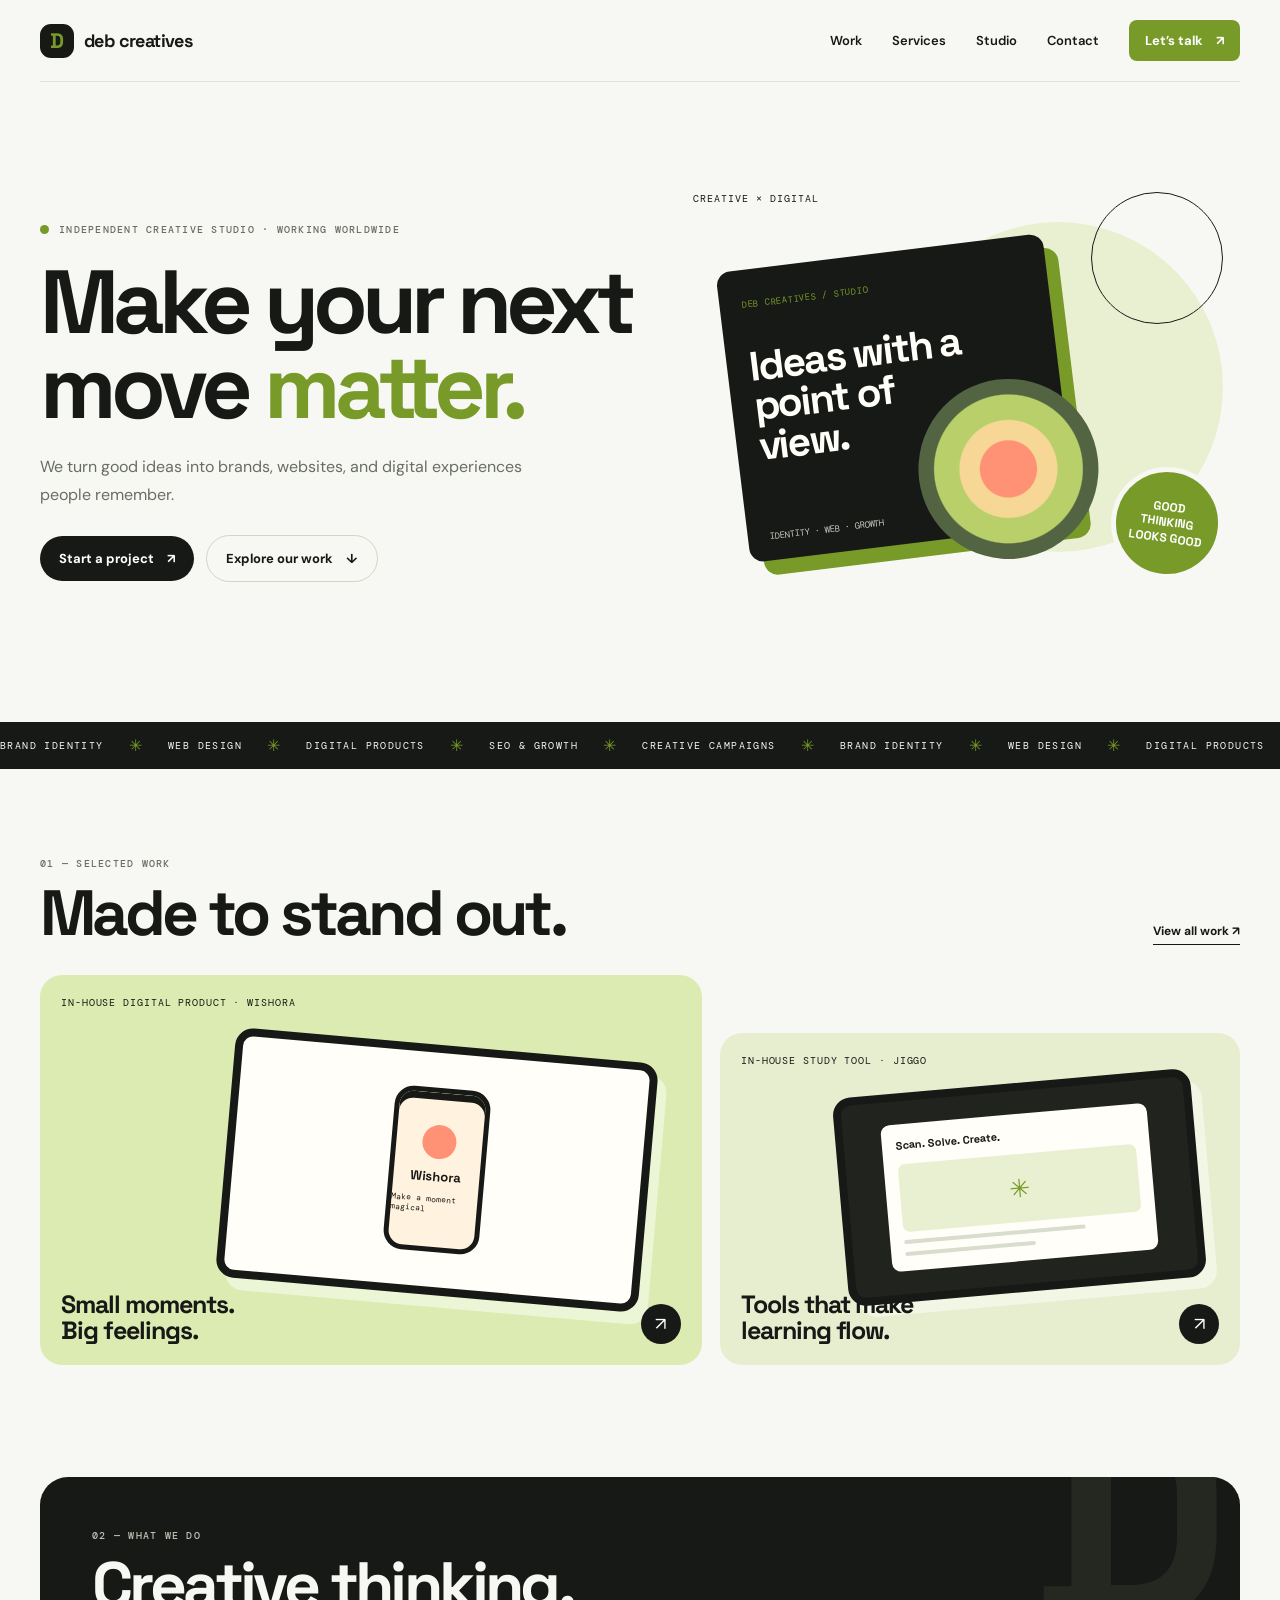
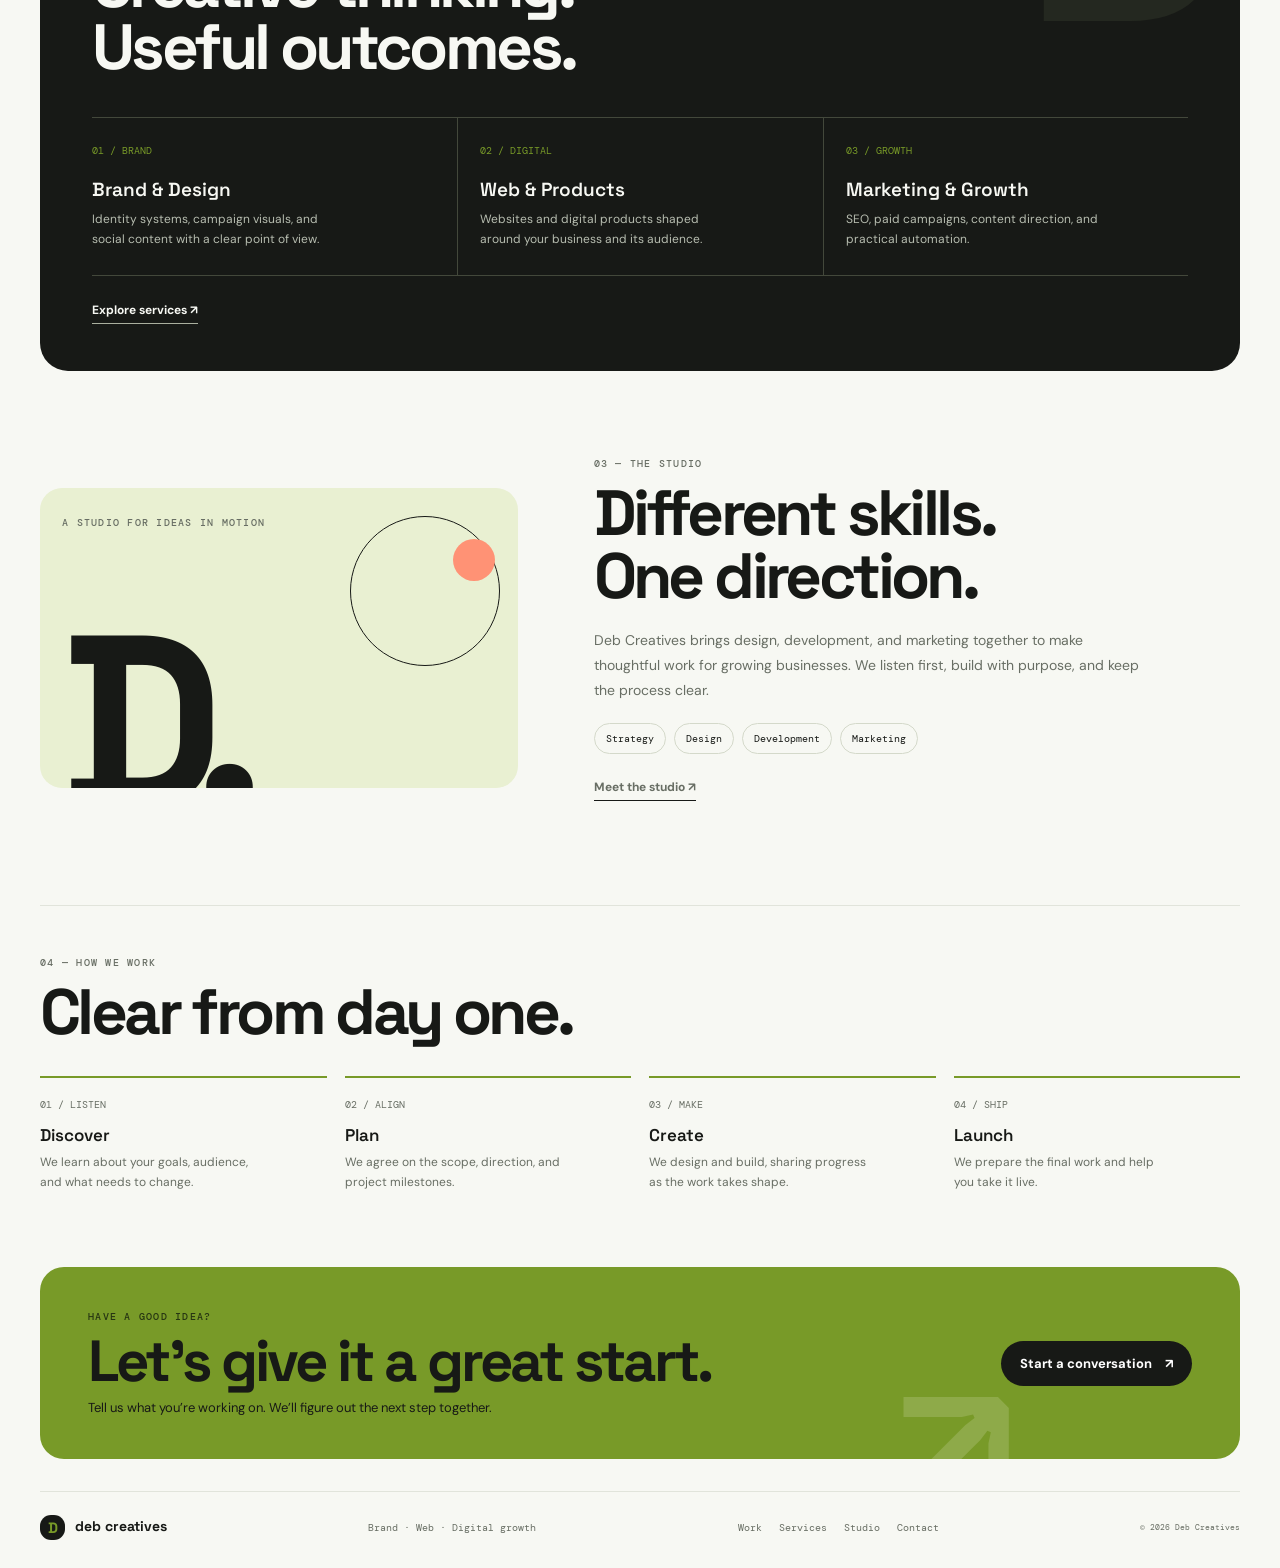
<file: index.html>
<!doctype html><html lang="en"><head><meta charset="utf-8"><meta name="viewport" content="width=device-width,initial-scale=1"><meta name="theme-color" content="#f7f8f3"><link rel="icon" type="image/svg+xml" href="assets/favicon.svg"><meta name="description" content="Deb Creatives helps businesses worldwide with brand identity, websites, digital products, marketing, and automation."><title>Creative studio for brands and digital work | Deb Creatives</title><link rel="stylesheet" href="assets/css/styles.css"></head><body><header class="wrap topbar"><a class="logo" href="index.html" aria-label="Deb Creatives home"><span class="logo-mark">D</span> deb creatives</a><button class="menu-button" aria-label="Open navigation" aria-expanded="false">☰</button><nav class="nav"><a href="work.html">Work</a><a href="services.html">Services</a><a href="studio.html">Studio</a><a href="contact.html">Contact</a><a class="nav-cta" href="contact.html">Let’s talk <span>↗</span></a></nav></header><main>
<section class="wrap hero"><div><div class="eyebrow">Independent creative studio · Working worldwide</div><h1>Make your next<br>move <em>matter.</em></h1><p class="hero-copy">We turn good ideas into brands, websites, and digital experiences people remember.</p><div class="actions"><a class="button" href="contact.html">Start a project <span>↗</span></a><a class="button light" href="work.html">Explore our work <span>↓</span></a></div></div><div class="hero-art" aria-label="Deb Creatives studio artwork"><span class="art-label">CREATIVE × DIGITAL</span><div class="poster"><small>DEB CREATIVES / STUDIO</small><strong>Ideas with a point of view.</strong><span class="poster-foot">IDENTITY · WEB · GROWTH</span><div class="poster-orb"></div></div><div class="sticker">GOOD<br>THINKING<br>LOOKS GOOD</div></div></section>
<div class="ticker" aria-hidden="true"><div class="ticker-track"><span>BRAND IDENTITY</span><i>✳</i><span>WEB DESIGN</span><i>✳</i><span>DIGITAL PRODUCTS</span><i>✳</i><span>SEO & GROWTH</span><i>✳</i><span>CREATIVE CAMPAIGNS</span><i>✳</i><span>BRAND IDENTITY</span><i>✳</i><span>WEB DESIGN</span><i>✳</i><span>DIGITAL PRODUCTS</span><i>✳</i><span>SEO & GROWTH</span><i>✳</i><span>CREATIVE CAMPAIGNS</span><i>✳</i></div></div>
<section class="wrap section"><div class="section-head"><div><div class="kicker">01 — Selected work</div><h2 class="section-title">Made to stand out.</h2></div><a class="text-link" href="work.html">View all work ↗</a></div><div class="work-grid"><a class="project-card wishora" href="work.html#wishora"><span class="project-meta">In-house digital product · Wishora</span><div class="project-art"><div class="phone">Wishora<small>Make a moment magical</small></div></div><div class="project-bottom"><h3>Small moments.<br>Big feelings.</h3><span class="round-arrow">↗</span></div></a><a class="project-card jiggo" href="work.html#jiggo"><span class="project-meta">In-house study tool · Jiggo</span><div class="project-art"><div class="app-ui"><b>Scan. Solve. Create.</b><div class="scan">✳</div><div class="line"></div><div class="line" style="width:55%"></div></div></div><div class="project-bottom"><h3>Tools that make<br>learning flow.</h3><span class="round-arrow">↗</span></div></a></div></section>
<section class="wrap services-band"><div class="kicker">02 — What we do</div><h2 class="section-title">Creative thinking.<br>Useful outcomes.</h2><div class="service-grid"><article class="service-card"><span class="service-num">01 / BRAND</span><h3>Brand & Design</h3><p>Identity systems, campaign visuals, and social content with a clear point of view.</p></article><article class="service-card"><span class="service-num">02 / DIGITAL</span><h3>Web & Products</h3><p>Websites and digital products shaped around your business and its audience.</p></article><article class="service-card"><span class="service-num">03 / GROWTH</span><h3>Marketing & Growth</h3><p>SEO, paid campaigns, content direction, and practical automation.</p></article></div><p style="margin:22px 0 0;position:relative;z-index:1"><a class="text-link" href="services.html" style="color:var(--paper);border-color:#aab09f">Explore services ↗</a></p></section>
<section class="wrap about-strip"><div class="about-art"><span class="kicker">A studio for ideas in motion</span><div class="big-d">D.</div><div class="orbit"></div></div><div class="about-copy"><div class="kicker">03 — The studio</div><h2 class="section-title">Different skills.<br>One direction.</h2><p>Deb Creatives brings design, development, and marketing together to make thoughtful work for growing businesses. We listen first, build with purpose, and keep the process clear.</p><div class="chips"><span class="chip">Strategy</span><span class="chip">Design</span><span class="chip">Development</span><span class="chip">Marketing</span></div><p style="margin-top:20px"><a class="text-link" href="studio.html">Meet the studio ↗</a></p></div></section>
<section class="wrap steps"><div class="kicker">04 — How we work</div><h2 class="section-title">Clear from day one.</h2><div class="steps-grid"><article class="step"><span>01 / LISTEN</span><h3>Discover</h3><p>We learn about your goals, audience, and what needs to change.</p></article><article class="step"><span>02 / ALIGN</span><h3>Plan</h3><p>We agree on the scope, direction, and project milestones.</p></article><article class="step"><span>03 / MAKE</span><h3>Create</h3><p>We design and build, sharing progress as the work takes shape.</p></article><article class="step"><span>04 / SHIP</span><h3>Launch</h3><p>We prepare the final work and help you take it live.</p></article></div></section>
<section class="wrap cta-band"><div><div class="kicker">Have a good idea?</div><h2>Let’s give it a great start.</h2><p>Tell us what you’re working on. We’ll figure out the next step together.</p></div><a class="button" href="contact.html">Start a conversation <span>↗</span></a></section>
</main><footer class="wrap footer"><a class="footer-brand" href="index.html"><span class="logo-mark">D</span> deb creatives</a><span>Brand · Web · Digital growth</span><div class="footer-links"><a href="work.html">Work</a><a href="services.html">Services</a><a href="studio.html">Studio</a><a href="contact.html">Contact</a></div><small>© <span data-year></span> Deb Creatives</small></footer><script src="assets/js/config.js"></script><script src="assets/js/main.js"></script></body></html>
</file>
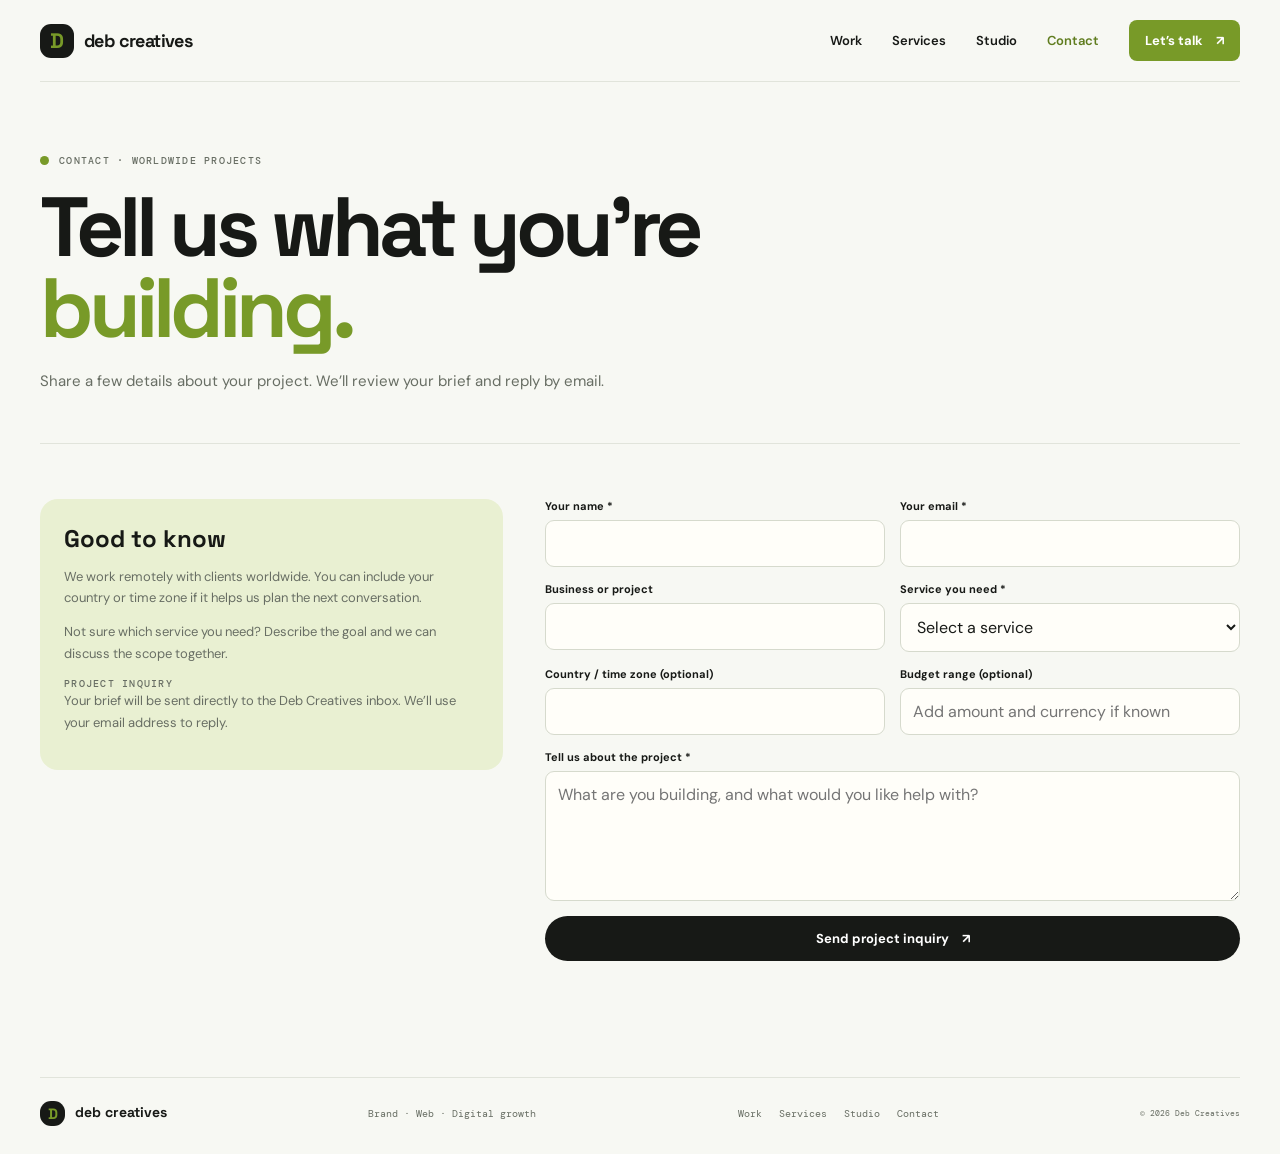
<file: contact.html>
<!doctype html>
<html lang="en">
<head>
<meta charset="utf-8">
<meta name="viewport" content="width=device-width,initial-scale=1">
<meta name="theme-color" content="#f7f8f3"><link rel="icon" type="image/svg+xml" href="assets/favicon.svg">
<meta name="description" content="Tell Deb Creatives about your project. The studio works remotely with clients worldwide.">
<title>Start a project | Deb Creatives</title>
<link rel="stylesheet" href="assets/css/styles.css">
</head>
<body>
<header class="wrap topbar">
  <a class="logo" href="index.html" aria-label="Deb Creatives home"><span class="logo-mark">D</span> deb creatives</a>
  <button class="menu-button" aria-label="Open navigation" aria-expanded="false">☰</button>
  <nav class="nav">
    <a href="work.html">Work</a><a href="services.html">Services</a><a href="studio.html">Studio</a>
    <a href="contact.html" aria-current="page">Contact</a>
    <a class="nav-cta" href="contact.html">Let’s talk <span>↗</span></a>
  </nav>
</header>
<main>
  <section class="wrap page-hero">
    <div class="eyebrow">Contact · Worldwide projects</div>
    <h1>Tell us what you’re <em>building.</em></h1>
    <p>Share a few details about your project. We’ll review your brief and reply by email.</p>
  </section>
  <section class="wrap contact-layout">
    <aside class="contact-side">
      <h2>Good to know</h2>
      <p>We work remotely with clients worldwide. You can include your country or time zone if it helps us plan the next conversation.</p>
      <p>Not sure which service you need? Describe the goal and we can discuss the scope together.</p>
      <div class="kicker">Project inquiry</div>
      <p class="form-note">Your brief will be sent directly to the Deb Creatives inbox. We’ll use your email address to reply.</p>
    </aside>
    <form class="contact-form" id="project-inquiry" action="send-inquiry.php" method="post">
      <div class="visually-hidden" aria-hidden="true">
        <label for="website">Leave this field blank</label>
        <input id="website" name="website" tabindex="-1" autocomplete="off">
      </div>
      <div class="field">
        <label for="name">Your name *</label>
        <input id="name" name="name" autocomplete="name" maxlength="120" required>
      </div>
      <div class="field">
        <label for="email">Your email *</label>
        <input id="email" name="email" type="email" autocomplete="email" maxlength="254" required>
      </div>
      <div class="field">
        <label for="business">Business or project</label>
        <input id="business" name="business" autocomplete="organization" maxlength="160">
      </div>
      <div class="field">
        <label for="service">Service you need *</label>
        <select id="service" name="service" required>
          <option value="" selected disabled>Select a service</option>
          <option>Brand &amp; Design</option>
          <option>Web &amp; Products</option>
          <option>Marketing &amp; Growth</option>
          <option>Automation</option>
          <option>Not sure yet</option>
        </select>
      </div>
      <div class="field">
        <label for="country">Country / time zone (optional)</label>
        <input id="country" name="country" autocomplete="country-name" maxlength="120">
      </div>
      <div class="field">
        <label for="budget">Budget range (optional)</label>
        <input id="budget" name="budget" maxlength="120" placeholder="Add amount and currency if known">
      </div>
      <div class="field full">
        <label for="details">Tell us about the project *</label>
        <textarea id="details" name="details" maxlength="5000" required placeholder="What are you building, and what would you like help with?"></textarea>
      </div>
      <div class="field full">
        <button class="button" type="submit">Send project inquiry <span>↗</span></button>
        <p class="form-status" aria-live="polite"></p>
      </div>
    </form>
  </section>
</main>
<footer class="wrap footer">
  <a class="footer-brand" href="index.html"><span class="logo-mark">D</span> deb creatives</a>
  <span>Brand · Web · Digital growth</span>
  <div class="footer-links"><a href="work.html">Work</a><a href="services.html">Services</a><a href="studio.html">Studio</a><a href="contact.html">Contact</a></div>
  <small>© <span data-year></span> Deb Creatives</small>
</footer>
<script src="assets/js/config.js"></script>
<script src="assets/js/main.js"></script>
</body>
</html>
</file>
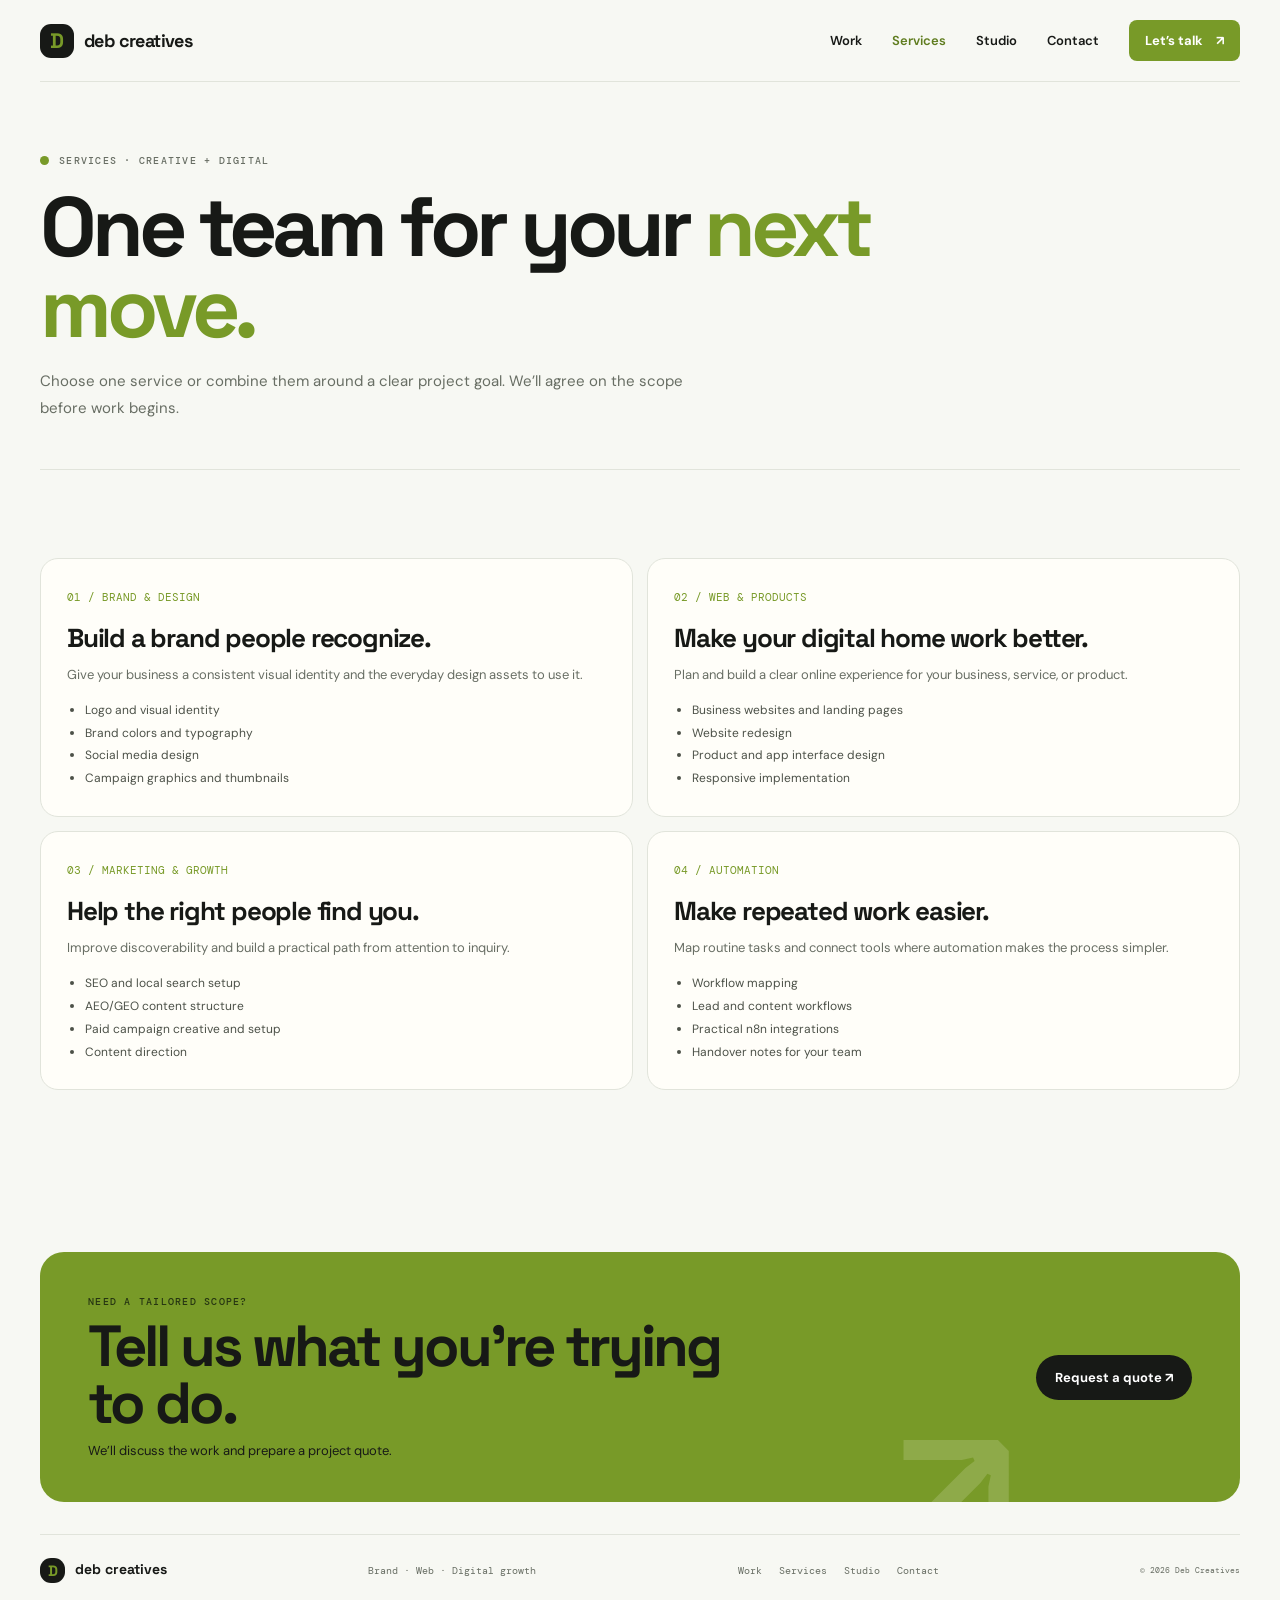
<file: services.html>
<!doctype html><html lang="en"><head><meta charset="utf-8"><meta name="viewport" content="width=device-width,initial-scale=1"><meta name="theme-color" content="#f7f8f3"><link rel="icon" type="image/svg+xml" href="assets/favicon.svg"><meta name="description" content="Brand design, website development, digital products, marketing, and workflow automation."><title>Creative and digital services | Deb Creatives</title><link rel="stylesheet" href="assets/css/styles.css"></head><body><header class="wrap topbar"><a class="logo" href="index.html" aria-label="Deb Creatives home"><span class="logo-mark">D</span> deb creatives</a><button class="menu-button" aria-label="Open navigation" aria-expanded="false">☰</button><nav class="nav"><a href="work.html">Work</a><a href="services.html" aria-current="page">Services</a><a href="studio.html">Studio</a><a href="contact.html">Contact</a><a class="nav-cta" href="contact.html">Let’s talk <span>↗</span></a></nav></header><main>
<section class="wrap page-hero"><div class="eyebrow">Services · Creative + digital</div><h1>One team for your <em>next move.</em></h1><p>Choose one service or combine them around a clear project goal. We’ll agree on the scope before work begins.</p></section>
<section class="wrap section"><div class="service-detail-grid"><article class="detail-card"><span class="service-num">01 / BRAND & DESIGN</span><h2>Build a brand people recognize.</h2><p>Give your business a consistent visual identity and the everyday design assets to use it.</p><ul><li>Logo and visual identity</li><li>Brand colors and typography</li><li>Social media design</li><li>Campaign graphics and thumbnails</li></ul></article><article class="detail-card"><span class="service-num">02 / WEB & PRODUCTS</span><h2>Make your digital home work better.</h2><p>Plan and build a clear online experience for your business, service, or product.</p><ul><li>Business websites and landing pages</li><li>Website redesign</li><li>Product and app interface design</li><li>Responsive implementation</li></ul></article><article class="detail-card"><span class="service-num">03 / MARKETING & GROWTH</span><h2>Help the right people find you.</h2><p>Improve discoverability and build a practical path from attention to inquiry.</p><ul><li>SEO and local search setup</li><li>AEO/GEO content structure</li><li>Paid campaign creative and setup</li><li>Content direction</li></ul></article><article class="detail-card"><span class="service-num">04 / AUTOMATION</span><h2>Make repeated work easier.</h2><p>Map routine tasks and connect tools where automation makes the process simpler.</p><ul><li>Workflow mapping</li><li>Lead and content workflows</li><li>Practical n8n integrations</li><li>Handover notes for your team</li></ul></article></div></section>
<section class="wrap cta-band"><div><div class="kicker">Need a tailored scope?</div><h2>Tell us what you’re trying to do.</h2><p>We’ll discuss the work and prepare a project quote.</p></div><a class="button" href="contact.html">Request a quote ↗</a></section>
</main><footer class="wrap footer"><a class="footer-brand" href="index.html"><span class="logo-mark">D</span> deb creatives</a><span>Brand · Web · Digital growth</span><div class="footer-links"><a href="work.html">Work</a><a href="services.html">Services</a><a href="studio.html">Studio</a><a href="contact.html">Contact</a></div><small>© <span data-year></span> Deb Creatives</small></footer><script src="assets/js/config.js"></script><script src="assets/js/main.js"></script></body></html>
</file>
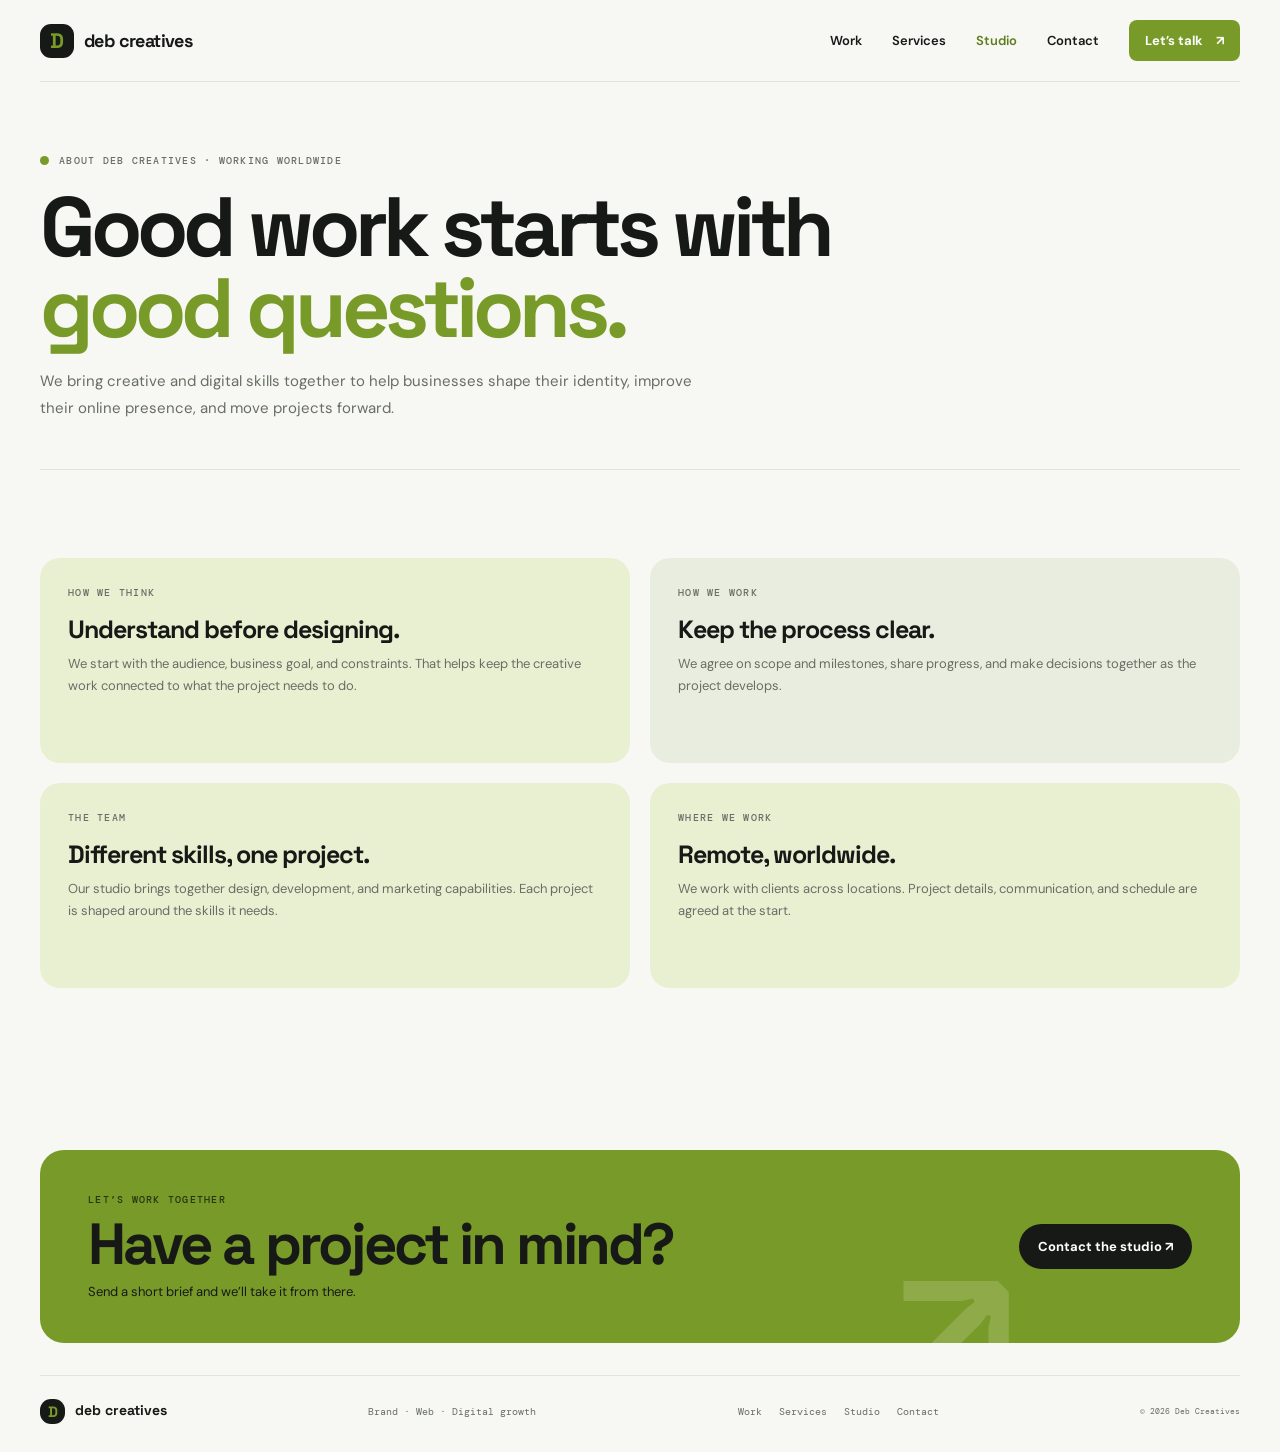
<file: studio.html>
<!doctype html><html lang="en"><head><meta charset="utf-8"><meta name="viewport" content="width=device-width,initial-scale=1"><meta name="theme-color" content="#f7f8f3"><link rel="icon" type="image/svg+xml" href="assets/favicon.svg"><meta name="description" content="Meet Deb Creatives, a collaborative creative and digital studio working worldwide."><title>About the studio | Deb Creatives</title><link rel="stylesheet" href="assets/css/styles.css"></head><body><header class="wrap topbar"><a class="logo" href="index.html" aria-label="Deb Creatives home"><span class="logo-mark">D</span> deb creatives</a><button class="menu-button" aria-label="Open navigation" aria-expanded="false">☰</button><nav class="nav"><a href="work.html">Work</a><a href="services.html">Services</a><a href="studio.html" aria-current="page">Studio</a><a href="contact.html">Contact</a><a class="nav-cta" href="contact.html">Let’s talk <span>↗</span></a></nav></header><main>
<section class="wrap page-hero"><div class="eyebrow">About Deb Creatives · Working worldwide</div><h1>Good work starts with <em>good questions.</em></h1><p>We bring creative and digital skills together to help businesses shape their identity, improve their online presence, and move projects forward.</p></section>
<section class="wrap section"><div class="studio-grid"><article class="studio-card"><div class="kicker">How we think</div><h2>Understand before designing.</h2><p>We start with the audience, business goal, and constraints. That helps keep the creative work connected to what the project needs to do.</p></article><article class="studio-card"><div class="kicker">How we work</div><h2>Keep the process clear.</h2><p>We agree on scope and milestones, share progress, and make decisions together as the project develops.</p></article><article class="studio-card"><div class="kicker">The team</div><h2>Different skills, one project.</h2><p>Our studio brings together design, development, and marketing capabilities. Each project is shaped around the skills it needs.</p></article><article class="studio-card"><div class="kicker">Where we work</div><h2>Remote, worldwide.</h2><p>We work with clients across locations. Project details, communication, and schedule are agreed at the start.</p></article></div></section>
<section class="wrap cta-band"><div><div class="kicker">Let’s work together</div><h2>Have a project in mind?</h2><p>Send a short brief and we’ll take it from there.</p></div><a class="button" href="contact.html">Contact the studio ↗</a></section>
</main><footer class="wrap footer"><a class="footer-brand" href="index.html"><span class="logo-mark">D</span> deb creatives</a><span>Brand · Web · Digital growth</span><div class="footer-links"><a href="work.html">Work</a><a href="services.html">Services</a><a href="studio.html">Studio</a><a href="contact.html">Contact</a></div><small>© <span data-year></span> Deb Creatives</small></footer><script src="assets/js/config.js"></script><script src="assets/js/main.js"></script></body></html>
</file>
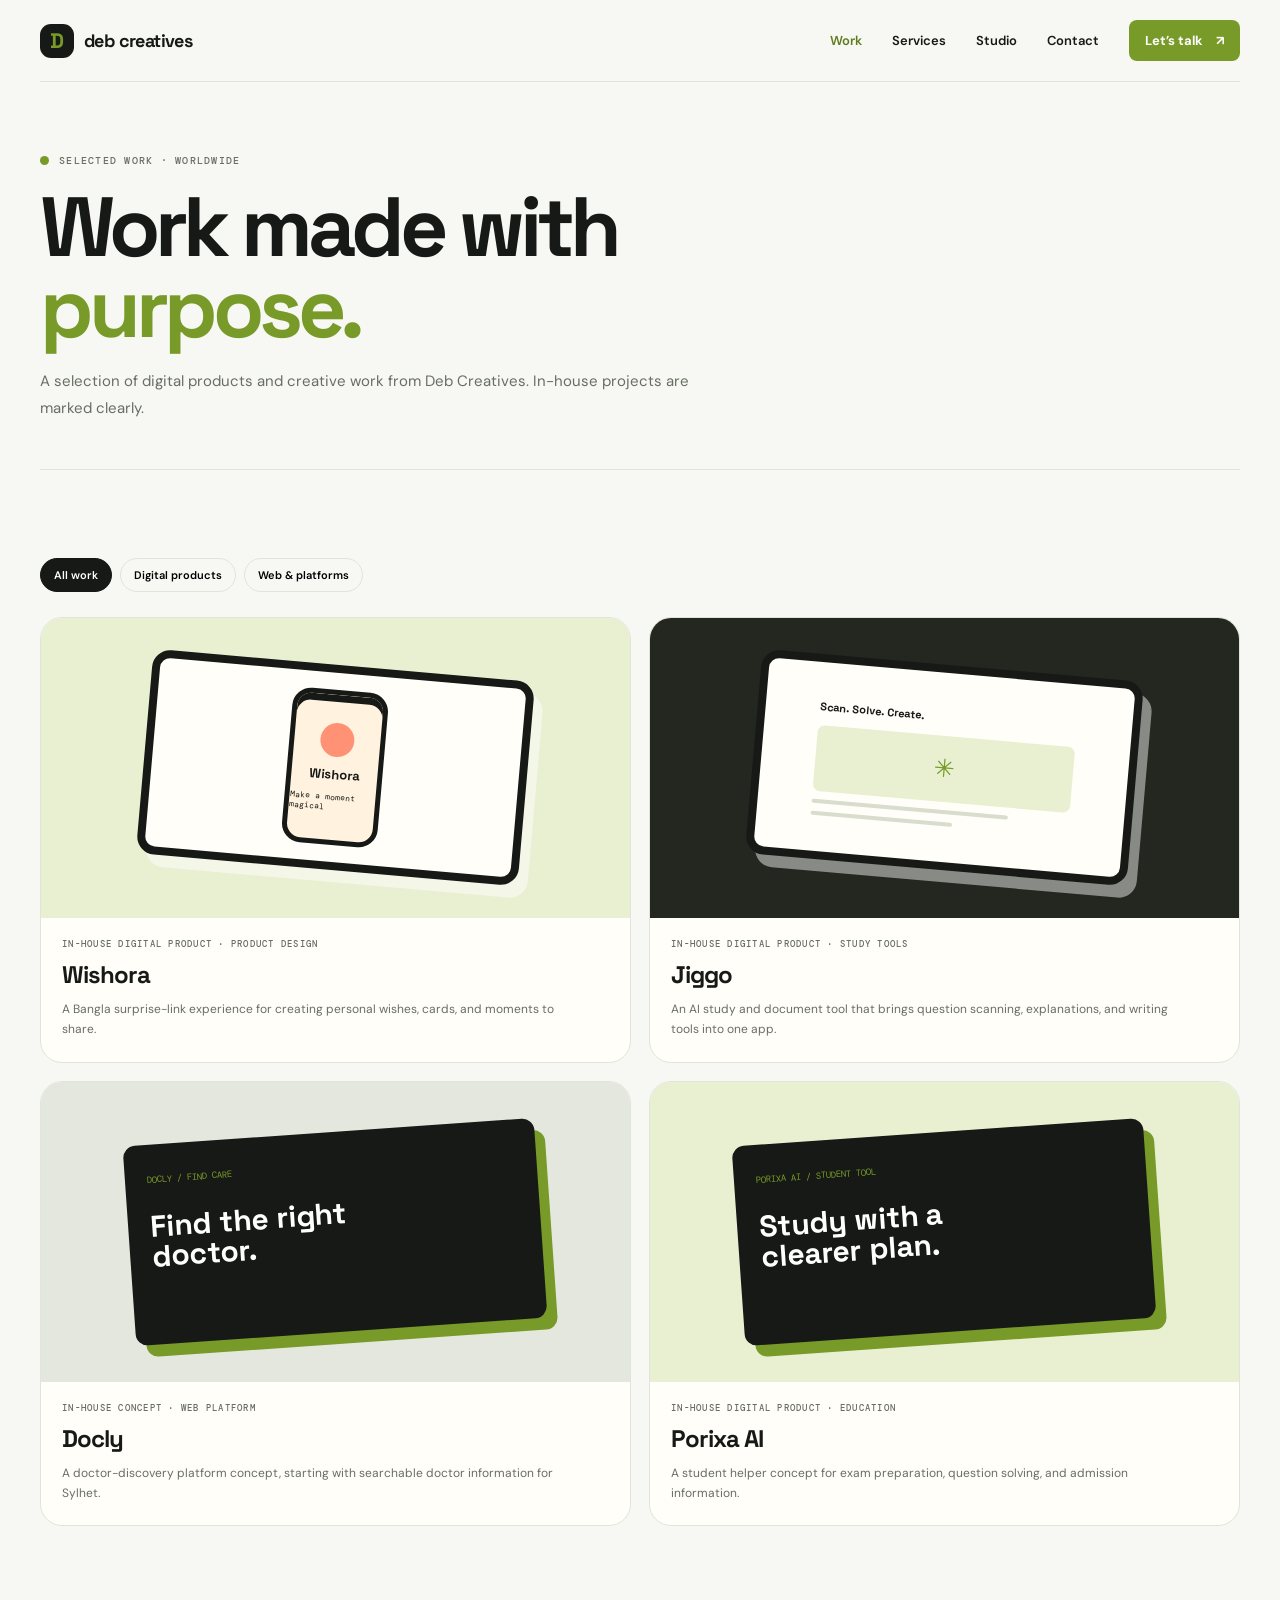
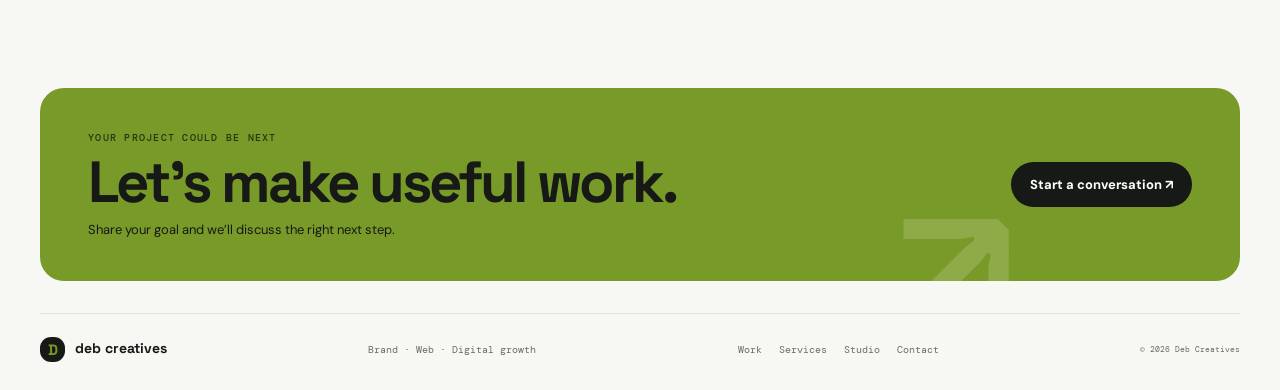
<file: work.html>
<!doctype html><html lang="en"><head><meta charset="utf-8"><meta name="viewport" content="width=device-width,initial-scale=1"><meta name="theme-color" content="#f7f8f3"><link rel="icon" type="image/svg+xml" href="assets/favicon.svg"><meta name="description" content="Explore in-house digital products and web concepts from Deb Creatives."><title>Selected work | Deb Creatives</title><link rel="stylesheet" href="assets/css/styles.css"></head><body><header class="wrap topbar"><a class="logo" href="index.html" aria-label="Deb Creatives home"><span class="logo-mark">D</span> deb creatives</a><button class="menu-button" aria-label="Open navigation" aria-expanded="false">☰</button><nav class="nav"><a href="work.html" aria-current="page">Work</a><a href="services.html">Services</a><a href="studio.html">Studio</a><a href="contact.html">Contact</a><a class="nav-cta" href="contact.html">Let’s talk <span>↗</span></a></nav></header><main>
<section class="wrap page-hero"><div class="eyebrow">Selected work · Worldwide</div><h1>Work made with <em>purpose.</em></h1><p>A selection of digital products and creative work from Deb Creatives. In-house projects are marked clearly.</p></section>
<section class="wrap section"><div class="filter-row" aria-label="Filter projects"><button class="filter-button active" data-filter="all">All work</button><button class="filter-button" data-filter="product">Digital products</button><button class="filter-button" data-filter="web">Web & platforms</button></div><div class="portfolio-grid">
<article class="portfolio-item" id="wishora" data-category="product"><div class="portfolio-visual"><div class="project-art"><div class="phone">Wishora<small>Make a moment magical</small></div></div></div><div class="portfolio-copy"><div class="kicker">In-house digital product · Product design</div><h2>Wishora</h2><p>A Bangla surprise-link experience for creating personal wishes, cards, and moments to share.</p></div></article>
<article class="portfolio-item" id="jiggo" data-category="product"><div class="portfolio-visual dark"><div class="project-art"><div class="app-ui"><b>Scan. Solve. Create.</b><div class="scan">✳</div><div class="line"></div><div class="line" style="width:55%"></div></div></div></div><div class="portfolio-copy"><div class="kicker">In-house digital product · Study tools</div><h2>Jiggo</h2><p>An AI study and document tool that brings question scanning, explanations, and writing tools into one app.</p></div></article>
<article class="portfolio-item" id="docly" data-category="web"><div class="portfolio-visual purple"><div class="brand-poster"><small>DOCLY / FIND CARE</small><strong>Find the right doctor.</strong></div></div><div class="portfolio-copy"><div class="kicker">In-house concept · Web platform</div><h2>Docly</h2><p>A doctor-discovery platform concept, starting with searchable doctor information for Sylhet.</p></div></article>
<article class="portfolio-item" id="porixa" data-category="product"><div class="portfolio-visual"><div class="brand-poster"><small>PORIXA AI / STUDENT TOOL</small><strong>Study with a clearer plan.</strong></div></div><div class="portfolio-copy"><div class="kicker">In-house digital product · Education</div><h2>Porixa AI</h2><p>A student helper concept for exam preparation, question solving, and admission information.</p></div></article>
</div></section><section class="wrap cta-band"><div><div class="kicker">Your project could be next</div><h2>Let’s make useful work.</h2><p>Share your goal and we’ll discuss the right next step.</p></div><a class="button" href="contact.html">Start a conversation ↗</a></section>
</main><footer class="wrap footer"><a class="footer-brand" href="index.html"><span class="logo-mark">D</span> deb creatives</a><span>Brand · Web · Digital growth</span><div class="footer-links"><a href="work.html">Work</a><a href="services.html">Services</a><a href="studio.html">Studio</a><a href="contact.html">Contact</a></div><small>© <span data-year></span> Deb Creatives</small></footer><script src="assets/js/config.js"></script><script src="assets/js/main.js"></script></body></html>
</file>
<file: assets/css/styles.css>
@import url('https://fonts.googleapis.com/css2?family=DM+Mono:wght@400;500&family=DM+Sans:wght@400;500;600;700&family=Space+Grotesk:wght@400;500;600;700&display=swap');
:root{--paper:#f7f8f3;--ink:#171916;--muted:#686e64;--line:#e1e4db;--green:#789a28;--green-dark:#5f7c1e;--pale:#e9f0d2;--paler:#f0f4e3;--coral:#ff9275;--white:#fffef9;--display:'Space Grotesk',sans-serif;--body:'DM Sans',sans-serif;--mono:'DM Mono',monospace;--max:1200px}
*{box-sizing:border-box}html{scroll-behavior:smooth}body{margin:0;background:var(--paper);color:var(--ink);font-family:var(--body);-webkit-font-smoothing:antialiased}a{color:inherit;text-decoration:none}img{display:block;max-width:100%}button,input,select,textarea{font:inherit}.wrap{width:min(var(--max),calc(100% - 48px));margin-inline:auto}.topbar{height:82px;border-bottom:1px solid var(--line);display:flex;align-items:center;justify-content:space-between;position:relative;z-index:10}.logo{display:inline-flex;align-items:center;gap:10px;font:700 18px var(--display);letter-spacing:-.6px}.logo-mark{width:34px;height:34px;border-radius:11px;background:var(--ink);color:var(--green);display:grid;place-items:center;font:700 21px var(--display)}.nav{display:flex;align-items:center;gap:30px;font-size:13px;font-weight:600}.nav a:not(.nav-cta):hover,.nav a[aria-current=page]{color:var(--green-dark)}.nav-cta,.button{display:inline-flex;align-items:center;justify-content:center;gap:13px;border:0;border-radius:999px;background:var(--ink);color:white;padding:14px 19px;font-size:13px;font-weight:700;transition:transform .18s,background .18s}.nav-cta{border-radius:8px;background:var(--green);color:white;padding:12px 16px}.nav-cta:hover,.button:hover{background:var(--green-dark);transform:translateY(-2px)}.button.light{background:transparent;color:var(--ink);border:1px solid #d0d4c9}.button.light:hover{background:var(--white)}.menu-button{display:none;border:0;background:none;color:var(--ink);font-size:25px;padding:5px}.eyebrow,.kicker{font:500 10px var(--mono);letter-spacing:1.25px;text-transform:uppercase;color:var(--muted)}.eyebrow{display:flex;align-items:center;gap:10px}.eyebrow:before{content:'';width:9px;height:9px;border-radius:50%;background:var(--green)}h1,h2,h3,p{margin-top:0}h1,h2,h3{font-family:var(--display)}.hero{display:grid;grid-template-columns:1.04fr .96fr;gap:38px;align-items:center;padding:76px 0 75px;min-height:640px}.hero h1{font-size:clamp(58px,7vw,94px);line-height:.94;letter-spacing:-6px;margin:24px 0}.hero h1 em{font-style:normal;color:var(--green)}.hero-copy{font-size:16px;line-height:1.75;color:var(--muted);max-width:500px}.actions{display:flex;align-items:center;gap:12px;flex-wrap:wrap;margin-top:26px}.hero-art{height:430px;position:relative;isolation:isolate}.hero-art:before{content:'';position:absolute;right:3%;top:8%;width:330px;height:330px;border-radius:50%;background:var(--pale);z-index:-1}.hero-art:after{content:'';position:absolute;right:3%;top:1%;width:130px;height:130px;border:1px solid var(--ink);border-radius:50%;z-index:-1}.art-label{position:absolute;left:2%;top:1%;font:10px var(--mono);letter-spacing:1px}.poster{position:absolute;left:9%;top:15%;width:59%;height:68%;background:var(--ink);color:var(--white);padding:22px;transform:rotate(-7deg);box-shadow:13px 15px 0 var(--green);border-radius:14px}.poster small{font:9px var(--mono);letter-spacing:.8px;color:var(--green)}.poster strong{display:block;margin-top:34px;font:700 clamp(29px,3.2vw,43px)/.98 var(--display);letter-spacing:-2px;max-width:230px}.poster .poster-foot{position:absolute;bottom:18px;left:22px;font:9px var(--mono);color:#c8cbc1}.poster-orb{position:absolute;right:-28px;bottom:-28px;width:180px;height:180px;border-radius:50%;background:radial-gradient(circle at 50% 50%,var(--coral) 0 22%,#f7d796 23% 38%,#b8cf6a 39% 58%,#526441 59% 100%)}.sticker{position:absolute;right:3%;bottom:9%;width:112px;height:112px;border-radius:50%;background:var(--green);display:grid;place-items:center;text-align:center;color:white;font:700 12px/1.3 var(--display);transform:rotate(8deg);border:5px solid var(--paper)}.ticker{background:var(--ink);color:var(--paper);overflow:hidden;white-space:nowrap;padding:13px 0;font:10px var(--mono);letter-spacing:1.4px}.ticker-track{display:inline-flex;align-items:center;gap:25px;animation:marquee 28s linear infinite}.ticker i{font-style:normal;color:var(--green);font-size:16px}@keyframes marquee{to{transform:translateX(-50%)}}.section{padding:88px 0}.section-head{display:flex;align-items:end;justify-content:space-between;gap:20px;margin-bottom:30px}.section-title{font:700 clamp(38px,5.3vw,64px)/.98 var(--display);letter-spacing:-3.6px;margin:12px 0 0}.text-link{font-size:12px;font-weight:700;border-bottom:1px solid var(--ink);padding:0 0 5px}.work-grid{display:grid;grid-template-columns:1.12fr .88fr;gap:18px}.project-card{min-height:390px;padding:21px;position:relative;overflow:hidden;display:flex;flex-direction:column;justify-content:space-between;border-radius:22px}.project-card.wishora{background:#dcebb1}.project-card.jiggo{background:#e7edcf;margin-top:58px;min-height:330px}.project-meta{font:10px var(--mono);letter-spacing:.9px;text-transform:uppercase;z-index:2}.project-art{position:absolute;inset:18% 8% 18% 28%;border:8px solid var(--ink);border-radius:18px;background:var(--white);box-shadow:10px 12px 0 #ffffff75;transform:rotate(5deg);display:grid;place-items:center}.phone{width:96px;height:164px;border:5px solid var(--ink);border-radius:19px;background:#fff2de;box-shadow:inset 0 7px 0 var(--ink);display:flex;flex-direction:column;align-items:center;justify-content:center;gap:9px;font:700 13px var(--display)}.phone:before{content:'';width:34px;height:34px;background:var(--coral);border-radius:50%}.phone small{font:8px var(--mono);font-weight:400}.project-card.jiggo .project-art{inset:15% 8% 22% 23%;background:#20231e;transform:rotate(-5deg)}.app-ui{width:78%;height:76%;border-radius:9px;background:var(--white);padding:14px;color:var(--ink);font-size:10px}.app-ui b{font:700 11px var(--display)}.app-ui .scan{height:57%;border-radius:7px;background:var(--pale);margin-top:12px;display:grid;place-items:center;font-size:25px;color:var(--green)}.app-ui .line{height:4px;border-radius:4px;background:#d8ddcd;margin-top:8px;width:76%}.project-bottom{display:flex;align-items:end;justify-content:space-between;gap:10px;z-index:2}.project-bottom h3{font:700 25px/1.05 var(--display);letter-spacing:-1px;margin:0}.round-arrow{width:40px;height:40px;border-radius:50%;background:var(--ink);color:white;display:grid;place-items:center;font-size:18px;flex:none}.services-band{background:var(--ink);color:var(--paper);border-radius:28px;padding:52px;margin:24px auto 0;position:relative;overflow:hidden}.services-band:after{content:'D';position:absolute;right:10px;top:-94px;color:#242820;font:700 300px/.9 var(--display);pointer-events:none}.services-band .kicker{color:#bec3b5}.services-band .section-title{position:relative;z-index:1;max-width:630px}.service-grid{display:grid;grid-template-columns:repeat(3,1fr);margin-top:38px;border-top:1px solid #43483b;position:relative;z-index:1}.service-card{padding:20px 22px 4px 0;border-bottom:1px solid #43483b;min-height:158px}.service-card+.service-card{padding-left:22px;border-left:1px solid #43483b}.service-num{font:10px var(--mono);color:var(--green)}.service-card h3{font:600 19px var(--display);margin:18px 0 8px}.service-card p{font-size:12px;line-height:1.65;color:#b7bdb0;max-width:260px;margin:0}.about-strip{display:grid;grid-template-columns:.85fr 1.15fr;align-items:center;gap:76px;padding:86px 0}.about-art{height:300px;background:var(--pale);position:relative;overflow:hidden;padding:22px;border-radius:22px}.about-art .big-d{position:absolute;left:20px;bottom:-33px;font:700 245px/.8 var(--display);letter-spacing:-26px}.about-art .orbit{position:absolute;right:18px;top:28px;width:150px;height:150px;border:1px solid var(--ink);border-radius:50%}.about-art .orbit:after{content:'';position:absolute;width:42px;height:42px;right:4px;top:22px;border-radius:50%;background:var(--coral)}.about-copy p{font-size:14px;line-height:1.8;color:var(--muted);max-width:550px;margin:20px 0}.chips{display:flex;flex-wrap:wrap;gap:8px}.chip{border:1px solid #d4d9ca;border-radius:999px;padding:8px 11px;font:10px var(--mono)}.steps{border-top:1px solid var(--line);padding-top:50px}.steps-grid{display:grid;grid-template-columns:repeat(4,1fr);gap:18px;margin-top:32px}.step{border-top:2px solid var(--green);padding-top:14px}.step span{font:10px var(--mono);color:var(--muted)}.step h3{font:600 17px var(--display);margin:11px 0 7px}.step p{font-size:12px;line-height:1.65;color:var(--muted);max-width:220px;margin:0}.cta-band{background:var(--green);padding:43px 48px;border-radius:24px;margin:74px auto 32px;display:flex;justify-content:space-between;align-items:center;gap:22px;position:relative;overflow:hidden}.cta-band:after{content:'↗';position:absolute;right:210px;bottom:-90px;font:280px/.8 var(--display);color:#8eaa49;pointer-events:none}.cta-band .kicker{color:#263512;position:relative;z-index:1}.cta-band h2{font:700 clamp(36px,5vw,58px)/.98 var(--display);letter-spacing:-3px;margin:10px 0;position:relative;z-index:1;max-width:650px}.cta-band p{font-size:13px;margin:0;position:relative;z-index:1}.cta-band .button{position:relative;z-index:2;white-space:nowrap}.page-hero{padding:72px 0 48px;border-bottom:1px solid var(--line)}.page-hero h1{font:700 clamp(48px,7vw,84px)/.96 var(--display);letter-spacing:-5px;max-width:900px;margin:20px 0}.page-hero h1 em{font-style:normal;color:var(--green)}.page-hero p{font-size:15px;line-height:1.75;color:var(--muted);max-width:660px;margin:0}.filter-row{display:flex;gap:8px;flex-wrap:wrap;margin-bottom:25px}.filter-button{border:1px solid var(--line);border-radius:999px;background:transparent;padding:9px 13px;font-size:11px;font-weight:600;cursor:pointer}.filter-button.active,.filter-button:hover{background:var(--ink);color:white;border-color:var(--ink)}.portfolio-grid{display:grid;grid-template-columns:1fr 1fr;gap:18px}.portfolio-item{border-radius:22px;overflow:hidden;background:var(--white);border:1px solid var(--line)}.portfolio-visual{min-height:300px;display:grid;place-items:center;position:relative;overflow:hidden;background:var(--pale)}.portfolio-visual.purple{background:#e4e7dd}.portfolio-visual.dark{background:#23271f}.portfolio-visual .project-art{position:relative;inset:auto;width:65%;height:205px}.portfolio-visual .phone{height:155px}.portfolio-visual .brand-poster{width:70%;min-height:200px;background:var(--ink);color:white;border-radius:12px;padding:22px;transform:rotate(-4deg);box-shadow:10px 12px 0 var(--green)}.brand-poster small{font:9px var(--mono);color:var(--green)}.brand-poster strong{display:block;font:700 30px/1 var(--display);max-width:210px;margin-top:24px}.portfolio-copy{padding:20px 21px 22px}.portfolio-copy .kicker{font-size:9px}.portfolio-copy h2{font:700 24px var(--display);letter-spacing:-1px;margin:9px 0}.portfolio-copy p{font-size:12px;line-height:1.7;color:var(--muted);margin:0;max-width:520px}.portfolio-item[hidden]{display:none}.service-detail-grid{display:grid;grid-template-columns:1fr 1fr;gap:14px}.detail-card{padding:26px;background:var(--white);border:1px solid var(--line);border-radius:18px}.detail-card .service-num{font-size:11px}.detail-card h2{font:700 26px var(--display);letter-spacing:-1.2px;margin:15px 0 9px}.detail-card p{font-size:13px;line-height:1.7;color:var(--muted)}.detail-card ul{padding-left:18px;margin:12px 0 0;color:#4c5148;font-size:12px;line-height:1.9}.studio-grid{display:grid;grid-template-columns:1fr 1fr;gap:20px}.studio-card{padding:28px;background:var(--pale);border-radius:20px;min-height:205px}.studio-card:nth-child(2){background:#e9eddf}.studio-card h2{font:700 25px var(--display);letter-spacing:-1px;margin:14px 0 8px}.studio-card p{font-size:13px;line-height:1.7;color:var(--muted);margin:0}.contact-layout{display:grid;grid-template-columns:.8fr 1.2fr;gap:42px;padding:55px 0 80px}.contact-side{padding:24px;background:var(--pale);border-radius:18px;height:max-content}.contact-side h2{font:700 24px var(--display);margin:0 0 12px}.contact-side p{font-size:13px;line-height:1.65;color:var(--muted)}.contact-form{display:grid;grid-template-columns:1fr 1fr;gap:15px}.field{display:flex;flex-direction:column;gap:7px}.field.full{grid-column:1/-1}.field label{font-size:11px;font-weight:700}.field input,.field select,.field textarea{width:100%;border:1px solid #d6dacd;border-radius:9px;background:var(--white);padding:12px;color:var(--ink);outline:none}.field input:focus,.field select:focus,.field textarea:focus{border-color:var(--green);box-shadow:0 0 0 3px #789a2825}.field textarea{min-height:130px;resize:vertical}.form-note,.form-status{font-size:11px;color:var(--muted);line-height:1.6}.form-status{grid-column:1/-1;min-height:18px}.inquiry-success{grid-column:1/-1;min-height:310px;padding:38px;background:var(--pale);border:1px solid var(--line);border-radius:18px;display:flex;flex-direction:column;align-items:flex-start;justify-content:center}.success-mark{width:48px;height:48px;border-radius:50%;background:var(--green);color:white;display:grid;place-items:center;font-size:25px;font-weight:700;margin-bottom:20px}.inquiry-success .kicker{margin-bottom:10px}.inquiry-success h2{font:700 clamp(34px,4vw,48px)/1 var(--display);letter-spacing:-2px;margin:0 0 12px}.inquiry-success p{font-size:14px;line-height:1.7;color:var(--muted);max-width:460px;margin:0}.footer{border-top:1px solid var(--line);padding:23px 0 28px;display:flex;justify-content:space-between;align-items:center;gap:15px;color:var(--muted);font:10px var(--mono)}.footer-links{display:flex;gap:17px}.footer a:hover{color:var(--green-dark)}.footer-brand{color:var(--ink);font:700 14px var(--display)}.footer-brand .logo-mark{display:inline-grid;width:25px;height:25px;font-size:15px;vertical-align:middle;margin-right:6px}.visually-hidden{position:absolute;width:1px;height:1px;padding:0;margin:-1px;overflow:hidden;clip:rect(0,0,0,0);white-space:nowrap;border:0}
@media(max-width:820px){.wrap{width:min(var(--max),calc(100% - 36px))}.hero{grid-template-columns:1fr;padding:55px 0 48px;gap:18px}.hero h1{font-size:clamp(64px,12vw,92px)}.hero-art{height:370px;max-width:570px;width:100%;margin:auto}.hero-art:before{width:290px;height:290px}.project-card{min-height:340px}.project-card.jiggo{min-height:300px;margin-top:42px}.services-band{padding:42px 32px}.about-strip{gap:35px}.contact-layout{gap:25px}.footer{flex-wrap:wrap}}
@media(max-width:620px){.wrap{width:calc(100% - 30px)}.topbar{height:70px}.menu-button{display:block}.nav{display:none;position:absolute;top:70px;left:-15px;right:-15px;background:var(--paper);border-bottom:1px solid var(--line);padding:18px 22px 22px;align-items:stretch;flex-direction:column;gap:17px}.nav.open{display:flex}.nav-cta{align-self:flex-start}.hero{padding:42px 0 34px;min-height:0}.hero h1{font-size:clamp(58px,15.5vw,82px);letter-spacing:-4.8px;margin:22px 0 17px}.hero-copy{font-size:14px}.hero-art{height:315px;margin-top:5px}.hero-art:before{width:230px;height:230px;right:4%;top:10%}.hero-art:after{width:104px;height:104px}.poster{left:7%;top:17%;height:70%;width:63%;padding:18px}.poster strong{font-size:31px;margin-top:26px}.poster-orb{width:138px;height:138px}.sticker{width:91px;height:91px;font-size:10px;right:1%;bottom:7%}.section{padding:61px 0}.section-head{align-items:flex-start;flex-direction:column;gap:18px}.section-title{font-size:48px;letter-spacing:-3px}.work-grid,.portfolio-grid{grid-template-columns:1fr;gap:13px}.project-card{min-height:315px;padding:18px}.project-card.jiggo{margin-top:0;min-height:295px}.project-bottom h3{font-size:23px}.services-band{padding:35px 22px;margin-top:15px}.services-band .section-title{font-size:43px}.service-grid{grid-template-columns:1fr;margin-top:27px}.service-card{min-height:0;padding:18px 0}.service-card+.service-card{padding-left:0;border-left:0}.about-strip{grid-template-columns:1fr;gap:28px;padding:64px 0}.about-art{height:240px}.about-art .big-d{font-size:200px}.steps{padding-top:39px}.steps-grid{grid-template-columns:1fr 1fr;row-gap:23px}.step{min-height:112px}.cta-band{padding:31px 23px;margin:56px auto 25px;align-items:flex-start;flex-direction:column}.cta-band h2{font-size:43px}.cta-band:after{right:-12px;bottom:-38px;font-size:170px}.page-hero{padding:49px 0 34px}.page-hero h1{font-size:clamp(48px,13vw,70px);letter-spacing:-3.7px;margin:17px 0}.page-hero p{font-size:14px}.portfolio-visual{min-height:250px}.service-detail-grid,.studio-grid{grid-template-columns:1fr}.detail-card{padding:22px}.contact-layout{grid-template-columns:1fr;padding:32px 0 58px}.contact-form{grid-template-columns:1fr}.field.full{grid-column:auto}.form-status{grid-column:auto}.footer{align-items:flex-start;flex-direction:column;gap:13px}.footer-links{flex-wrap:wrap}.footer small{order:4}}
@media(prefers-reduced-motion:reduce){*,*:before,*:after{scroll-behavior:auto!important;animation:none!important;transition:none!important}}
</file>
